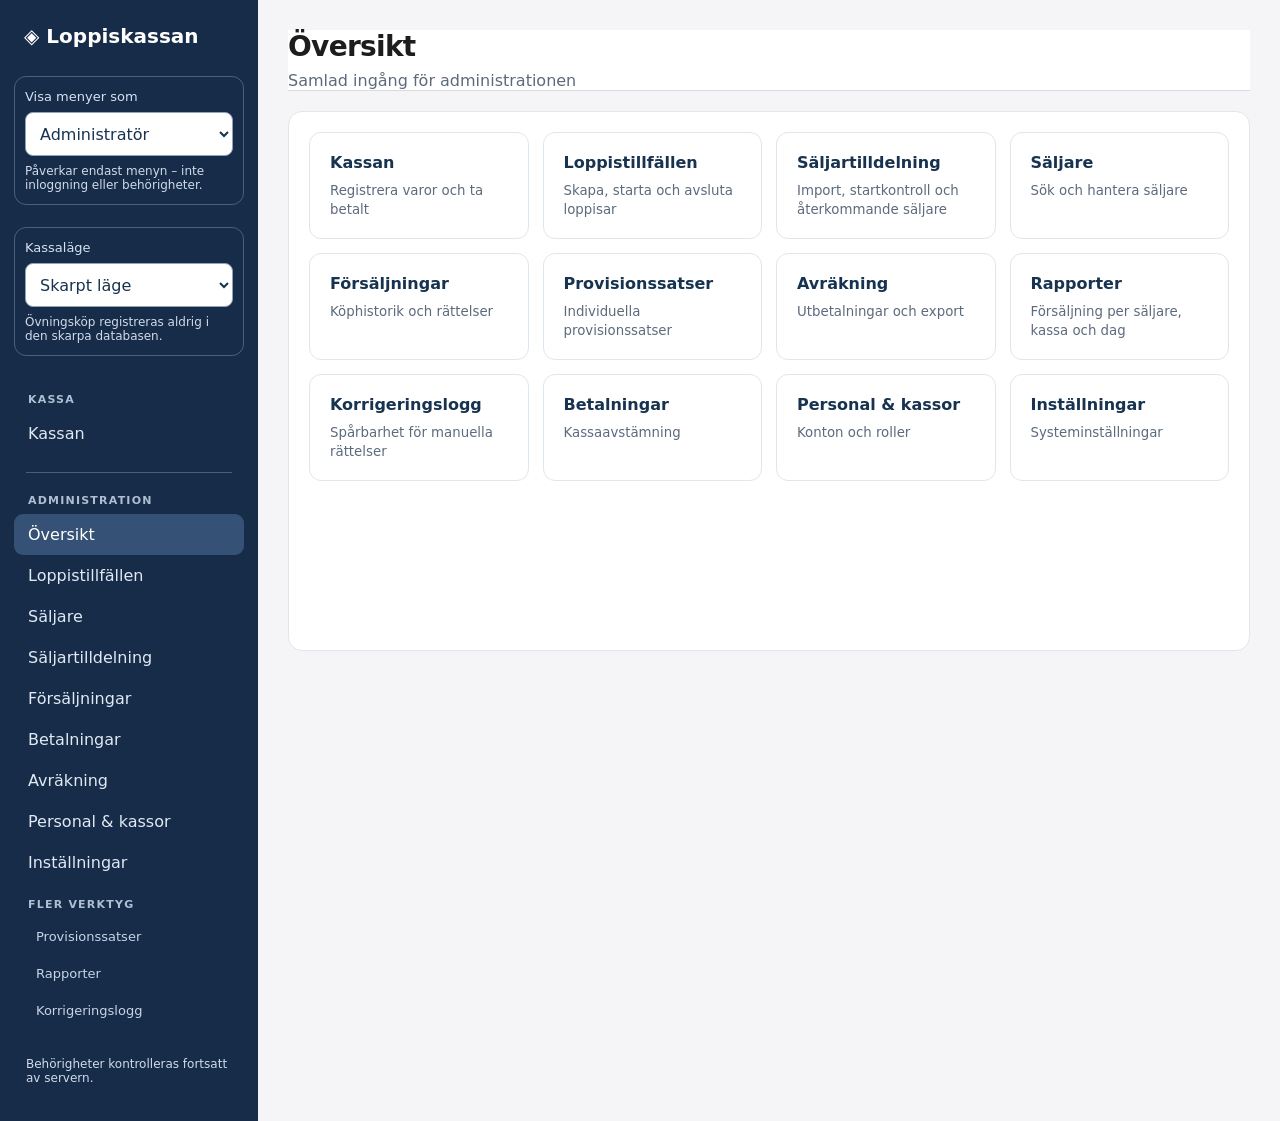
<file: static/admin-shell.html>
<!doctype html><html lang="sv"><head><meta charset="utf-8"><meta name="viewport" content="width=device-width,initial-scale=1"><title>Loppiskassan · Administration</title><link rel="stylesheet" href="/static/design-system.css"><style>
:root{color-scheme:light}*{box-sizing:border-box}body{margin:0;background:#f4f6fa;color:#1c2b3f;font:16px system-ui,-apple-system,sans-serif}.layout{display:grid;grid-template-columns:258px minmax(0,1fr);min-height:100vh}.sidebar{background:#172c49;color:white;padding:24px 14px;display:flex;flex-direction:column;gap:4px}.brand{font-weight:750;font-size:20px;margin:0 10px 24px}.nav{display:block;color:#e1e9f4;text-decoration:none;border-radius:9px;padding:11px 14px}.nav:hover,.nav[aria-current=page]{background:#355276;color:white}.spacer{flex:1}.main{min-width:0;padding:30px;max-width:1500px;width:100%;margin:0 auto}.top{display:flex;align-items:center;justify-content:space-between;gap:12px;margin-bottom:20px}.top h1{font-size:28px;margin:0}.desc{color:#5d6a7a;margin:7px 0 0}.content{background:white;border-radius:14px;padding:20px;min-height:60vh;border:1px solid #e1e6ed}.frame{width:100%;border:0;min-height:850px;display:block}.tile{padding:20px;border:1px solid #e0e6ee;border-radius:12px;background:#fff;text-decoration:none;color:#17334f}.tile:hover{background:#f3f7fc}.tiles{display:grid;grid-template-columns:repeat(auto-fit,minmax(210px,1fr));gap:14px}.tile strong{display:block;margin-bottom:8px}.tile small{color:#5c6b7d}.rolebox{padding:12px 10px;margin:0 0 18px;border:1px solid #49617f;border-radius:12px}.rolebox label{display:block;color:#d5e2f2;font-size:13px;margin-bottom:8px}.rolebox select{width:100%;padding:10px;border:1px solid #8fa3bc;border-radius:8px;background:#fff;color:#17334f}.rolehint{font-size:12px;color:#d0dbea;margin:8px 0 0}.nav-section-title{font-size:11px;font-weight:800;letter-spacing:.11em;color:#aebfd4;padding:15px 14px 7px}.nav-divider{height:1px;background:#58708c;margin:18px 12px 6px;opacity:.75}.nav-secondary{font-size:13px;color:#c6d5e8;padding-left:22px}.mobile-menu{display:none}@media(max-width:760px){.layout{display:block}.sidebar{padding:12px;display:block}.brand{margin:0 0 10px}.sidebar nav{display:flex;overflow-x:auto;gap:5px}.nav{white-space:nowrap}.spacer{display:none}.main{padding:14px}.top h1{font-size:23px}.content{padding:10px}.frame{min-height:1000px}}
</style></head><body><div class="layout"><aside class="sidebar"><div class="brand">◈ Loppiskassan</div><div class="rolebox"><label for="roleSelector">Visa menyer som</label><select id="roleSelector"><option value="admin">Administratör</option><option value="cashier">Kassapersonal</option></select><p class="rolehint">Påverkar endast menyn – inte inloggning eller behörigheter.</p></div><div class="rolebox"><label for="modeSelector">Kassaläge</label><select id="modeSelector"><option value="live">Skarpt läge</option><option value="demo">Demoläge – utbildning</option></select><p class="rolehint" id="modeHint">Övningsköp registreras aldrig i den skarpa databasen.</p></div><nav id="nav" aria-label="Huvudmeny"></nav><div class="spacer"></div><span class="rolehint" style="padding:12px">Behörigheter kontrolleras fortsatt av servern.</span></aside><main class="main"><header class="top"><div><h1 id="title">Administration</h1><p class="desc" id="description">Hantera loppisens alla funktioner</p></div></header><div class="content" id="content" aria-live="polite"></div></main></div><script>
const views=[["cashier", "Kassan", "Registrera varor och ta betalt", "/"], ["overview", "Översikt", "Samlad ingång för administrationen", ""], ["events", "Loppistillfällen", "Skapa, starta och avsluta loppisar", "/events/module?view=events"], ["assignments", "Säljartilldelning", "Import, startkontroll och återkommande säljare", "/events/module?view=assignments"], ["sellers", "Säljare", "Sök och hantera säljare", "/admin/module?view=sellers"], ["sales", "Försäljningar", "Köphistorik och rättelser", "/admin/module?view=sales"], ["rates", "Provisionssatser", "Individuella provisionssatser", "/events/module?view=rates"], ["settlement", "Avräkning", "Utbetalningar och export", "/events/module?view=settlement"], ["reports", "Rapporter", "Försäljning per säljare, kassa och dag", "/admin/module?view=reports"], ["audit", "Korrigeringslogg", "Spårbarhet för manuella rättelser", "/admin/module?view=audit"], ["payments", "Betalningar", "Kassaavstämning", "/register-reconciliation.html"], ["staff", "Personal & kassor", "Konton och roller", "/staff-management.html"], ["settings", "Inställningar", "Systeminställningar", ""]];const adminMenu=["overview","events","sellers","assignments","sales","payments","settlement","staff","settings"];const extraViews=["rates","reports","audit"];const nav=document.getElementById('nav'),content=document.getElementById('content');
const roleSelector=document.getElementById('roleSelector');
const modeSelector=document.getElementById('modeSelector');
let cashierMode=localStorage.getItem('loppiskassan_cashier_mode')==='demo'?'demo':'live';
modeSelector.value=cashierMode;
modeSelector.addEventListener('change',()=>{cashierMode=modeSelector.value;localStorage.setItem('loppiskassan_cashier_mode',cashierMode);location.hash='cashier';render();});
let role=localStorage.getItem('loppiskassan_demo_role')==='cashier'?'cashier':'admin';
roleSelector.value=role;
function allowedViews(){return role==='cashier'?views.filter(v=>v[0]==='cashier'):views;}
roleSelector.addEventListener('change',()=>{role=roleSelector.value;localStorage.setItem('loppiskassan_demo_role',role);location.hash=role==='cashier'?'cashier':'overview';render();});
function render(){let available=allowedViews();let key=decodeURIComponent(location.hash.slice(1))||(role==='cashier'?'cashier':'overview');let entry=available.find(x=>x[0]===key)||available[0];nav.replaceChildren();function label(text){const e=document.createElement('div');e.className='nav-section-title';e.textContent=text;nav.append(e)}function addLink(item,secondary=false){const a=document.createElement('a');a.href='#'+item[0];a.className='nav'+(secondary?' nav-secondary':'');a.textContent=item[1];if(item[0]===entry[0])a.setAttribute('aria-current','page');nav.append(a)}label('KASSA');addLink(views[0]);if(role==='admin'){const line=document.createElement('div');line.className='nav-divider';line.setAttribute('aria-hidden','true');nav.append(line);label('ADMINISTRATION');for(const key of adminMenu){const item=available.find(v=>v[0]===key);if(item)addLink(item)}label('FLER VERKTYG');for(const key of extraViews){const item=available.find(v=>v[0]===key);if(item)addLink(item,true)}}document.getElementById('title').textContent=entry[1];document.getElementById('description').textContent=entry[0]==='cashier'?(cashierMode==='demo'?'Utbildning · inga riktiga köp':'Skarpt läge · riktiga köp'):entry[2];content.replaceChildren();if(!entry[3]){if(entry[0]!=='overview'){const notice=document.createElement('p');notice.textContent='Den här vyn är reserverad för en kommande funktion. Ingen funktionalitet har flyttats hit ännu.';content.append(notice);return}let tiles=document.createElement('div');tiles.className='tiles';for(const item of available.filter(x=>x[0]!=='overview')){let a=document.createElement('a');a.className='tile';a.href='#'+item[0];let strong=document.createElement('strong'),small=document.createElement('small');strong.textContent=item[1];small.textContent=item[2];a.append(strong,small);tiles.append(a)}content.append(tiles)}else{let iframe=document.createElement('iframe');iframe.className='frame';iframe.title=entry[1];iframe.src=entry[0]==='cashier'&&cashierMode==='demo'?'/demo':entry[3];if(entry[0]==='cashier'){iframe.style.minHeight='1100px';}iframe.addEventListener('load',()=>{try{const h=iframe.contentDocument.documentElement.scrollHeight;iframe.style.height=Math.max(650,h+35)+'px'}catch(e){}});content.append(iframe)}}window.addEventListener('hashchange',render);render();
</script></body></html>
</file>
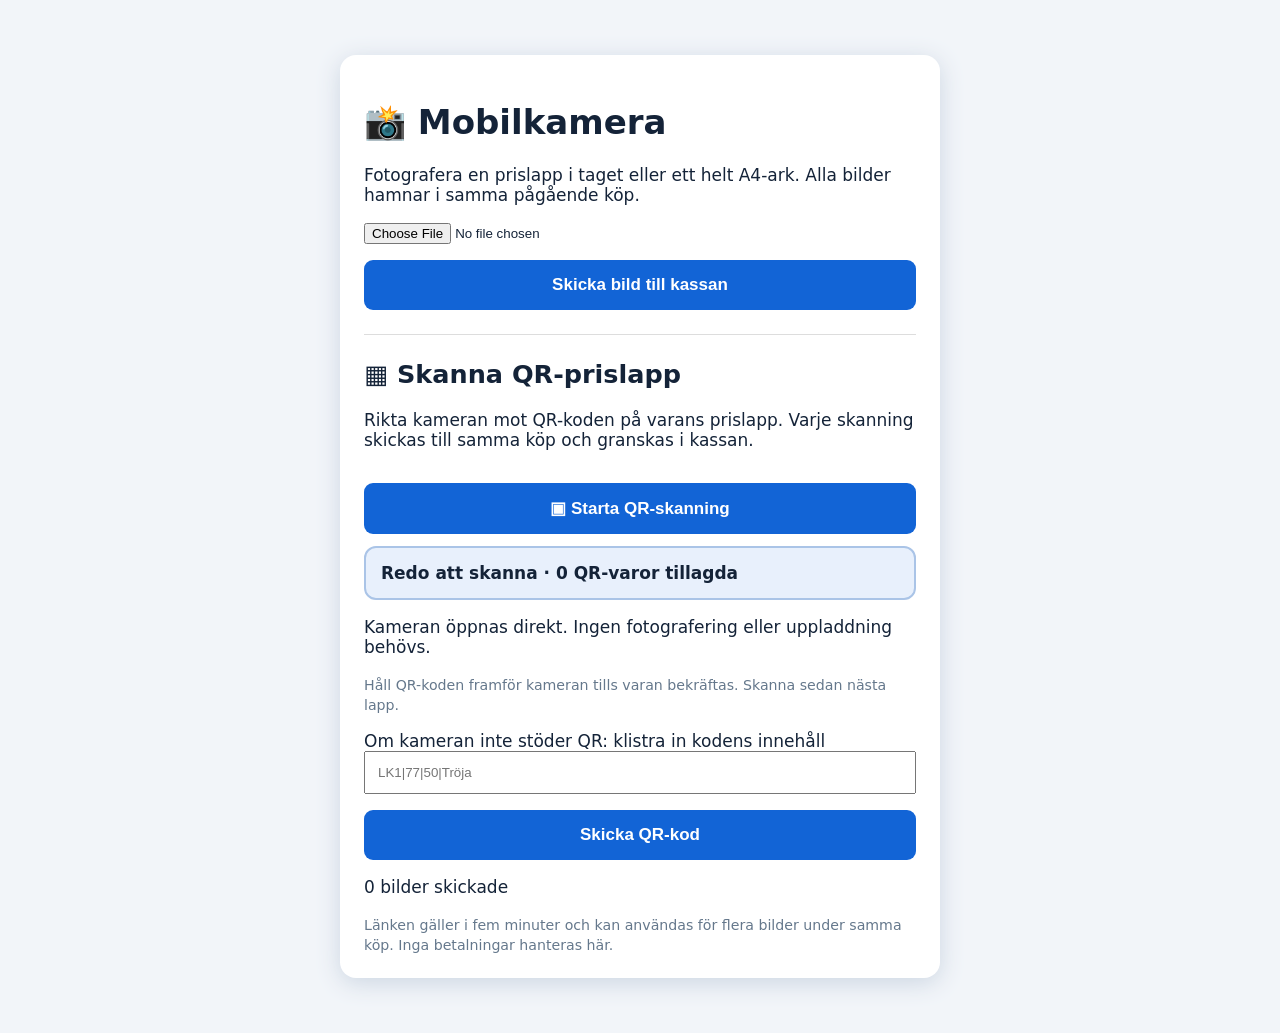
<file: static/mobile.html>
<!doctype html><html lang="sv"><meta charset="utf-8"><meta name="viewport" content="width=device-width,initial-scale=1"><title>Loppiskassan · mobilkamera</title><style>body{font:17px system-ui;background:#f2f5f9;color:#142338;max-width:600px;margin:35px auto;padding:20px}.card{background:white;padding:24px;border-radius:16px;box-shadow:0 5px 25px #ccd6e2}button{background:#1264d6;color:white;border:0;padding:15px;border-radius:9px;font-size:17px;font-weight:700;width:100%;margin-top:16px}input{max-width:100%}small{color:#65788c}</style><div class="card"><h1>📸 Mobilkamera</h1><p>Fotografera en prislapp i taget eller ett helt A4-ark. Alla bilder hamnar i samma pågående köp.</p><input id="file" type="file" accept="image/*" capture="environment"><button id="send">Skicka bild till kassan</button><hr style="margin:24px 0;border:0;border-top:1px solid #ddd"><h2>▦ Skanna QR-prislapp</h2><p>Rikta kameran mot QR-koden på varans prislapp. Varje skanning skickas till samma köp och granskas i kassan.</p><button type="button" id="startQR">▣ Starta QR-skanning</button><video id="qrVideo" playsinline autoplay muted style="display:none;width:100%;border-radius:12px;margin-top:12px;background:#111"></video><button type="button" id="stopQR" style="display:none;background:#555">Stoppa skanning</button><div id="qrFeedback" role="status" aria-live="polite" style="padding:15px;border-radius:12px;background:#e8f0fc;border:2px solid #aac4e7;margin-top:12px;font-weight:750">Redo att skanna · <span id="qrAddedCount">0</span> QR-varor tillagda</div><p id="qrStatus" role="status" aria-live="polite">Kameran öppnas direkt. Ingen fotografering eller uppladdning behövs.</p><canvas id="qrCanvas" hidden></canvas><p><small>Håll QR-koden framför kameran tills varan bekräftas. Skanna sedan nästa lapp.</small></p><label for="qrManual">Om kameran inte stöder QR: klistra in kodens innehåll</label><input id="qrManual" placeholder="LK1|77|50|Tröja" style="width:100%;padding:12px;box-sizing:border-box"><button type="button" id="sendQR">Skicka QR-kod</button><button id="next" type="button" style="display:none;background:#19734e">📸 Skanna nästa lapp</button><p id="counter" aria-live="polite">0 bilder skickade</p><p id="status" role="status"></p><small>Länken gäller i fem minuter och kan användas för flera bilder under samma köp. Inga betalningar hanteras här.</small></div><script>const token=new URLSearchParams(location.search).get('token');let sent=0;document.getElementById('next').onclick=()=>document.getElementById('file').click();document.getElementById('send').onclick=async()=>{let f=document.getElementById('file').files[0];if(!token||!f)return alert('Välj en bild och öppna en giltig kassalänk.');let form=new FormData();form.append('photo',f);let status=document.getElementById('status');status.textContent='Skickar…';try{let r=await fetch('/api/mobile/'+encodeURIComponent(token)+'/photo',{method:'POST',body:form});let data=await r.json();if(!r.ok)throw Error(data.detail||'Misslyckades');status.textContent='✓ Bilden är skickad!';sent++;document.getElementById('counter').textContent=sent+' bilder skickade';document.getElementById('next').style.display='block';document.getElementById('file').value=''}catch(e){status.textContent='Fel: '+e.message}}
let qrStream=null,qrTimer=null,qrBusy=false,lastQR='',lastQRTime=0;
const qrStatus=document.getElementById('qrStatus');
let qrAdded=0, qrFeedbackKey='', qrFeedbackAt=0, lastSuccessfulPayload='', lastSuccessAt=0;
function qrFeedback(kind,message){
 const el=document.getElementById('qrFeedback');
 el.innerHTML='';const label=document.createElement('strong');label.textContent=message;el.appendChild(label);
 el.style.background=kind==='success'?'#ddf6e6':kind==='duplicate'?'#fff0ca':'#ffe5e5';
 el.style.borderColor=kind==='success'?'#229653':kind==='duplicate'?'#d19a25':'#ca3d3d';
 if(kind==='success'){qrAdded++;document.getElementById('qrAddedCount').textContent=qrAdded;}
}

async function submitQR(value){
 if(!token)throw Error('Mobilkopplingen saknas. Öppna QR-länken från kassan.');
 if(!value.startsWith('LK1|'))throw Error('Detta är inte en Loppiskassan-varukod.');
 const scanId=crypto.randomUUID();
 const r=await fetch('/api/mobile/'+encodeURIComponent(token)+'/qr',{method:'POST',headers:{'Content-Type':'application/json'},body:JSON.stringify({scan_id:scanId,payload:value})});
 const data=await r.json();if(!r.ok)throw Error(typeof data.detail==='string'?data.detail:'QR-koden kunde inte skickas');
 qrFeedback(data.status==='already_received'?'duplicate':'success',data.status==='already_received'?'⚠ Redan skannad – ingen extra vara skapades.':'✓ QR-kod registrerad! Vara '+(qrAdded+1)+' tillagd.');
}
function stopQR(){if(qrTimer)clearInterval(qrTimer);qrTimer=null;if(qrStream)qrStream.getTracks().forEach(t=>t.stop());qrStream=null;document.getElementById('qrVideo').srcObject=null;document.getElementById('qrVideo').style.display='none';document.getElementById('stopQR').style.display='none';document.getElementById('startQR').style.display='block'}
document.getElementById('stopQR').onclick=stopQR;
async function scanFrame(){
 if(qrBusy||!qrStream)return;
 const video=document.getElementById('qrVideo');if(video.readyState<2||!video.videoWidth)return;
 qrBusy=true;
 try{
  const canvas=document.getElementById('qrCanvas'),ctx=canvas.getContext('2d');
  const scale=Math.min(1,800/video.videoWidth);canvas.width=Math.round(video.videoWidth*scale);canvas.height=Math.round(video.videoHeight*scale);
  ctx.drawImage(video,0,0,canvas.width,canvas.height);
  const blob=await new Promise(resolve=>canvas.toBlob(resolve,'image/jpeg',0.76));if(!blob)return;
  const form=new FormData();form.append('photo',blob,'qr.jpg');
  const response=await fetch('/api/mobile/'+encodeURIComponent(token)+'/qr-photo',{method:'POST',body:form});
  const data=await response.json();
  if(response.ok){
   if(data.status==='already_received'){const now=Date.now();if(data.payload===lastSuccessfulPayload && now-lastSuccessAt<8000)return;if(qrFeedbackKey!=='duplicate'||now-qrFeedbackAt>3500){qrFeedback('duplicate','⚠ QR-koden är redan skannad i detta köp. Ingen extra vara skapades.');qrFeedbackKey='duplicate';qrFeedbackAt=now;}return;}
   // Prevent duplicate detections while the same label remains in view.
   const key=data.payload||data.scan_id||'';
   if(key===lastQR&&Date.now()-lastQRTime<4500)return;
   lastQR=key;lastQRTime=Date.now();lastSuccessfulPayload=key;lastSuccessAt=Date.now();
   qrFeedback('success','✓ QR-kod registrerad! '+(qrAdded+1)+' varor tillagda från mobilen. Skanna nästa.');qrFeedbackKey='success';qrFeedbackAt=Date.now();qrStatus.textContent='Kameran är igång – redo för nästa QR-kod.';
   if(navigator.vibrate)navigator.vibrate(100);
  }else if(response.status===422 && typeof data.detail==='string' && data.detail.startsWith('Ingen QR-kod')){
   // No QR in this frame is normal; keep scanning silently.
  }else{
   qrFeedback('error','✕ QR-koden kunde inte registreras.');qrStatus.textContent='Fel: '+(typeof data.detail==='string'?data.detail:'Kunde inte läsa QR-koden');
   if([403,409].includes(response.status))stopQR();
  }
 }catch(e){qrStatus.textContent='Anslutningsfel: '+e.message+' – försöker igen.'}finally{qrBusy=false}
}
document.getElementById('startQR').onclick=async()=>{
 if(!token){qrStatus.textContent='Öppna mobilens kopplingslänk från ett pågående köp i kassan.';return}
 if(!navigator.mediaDevices?.getUserMedia){qrStatus.textContent='Safari kan inte öppna kameran här. Kontrollera HTTPS och kamerabehörighet.';return}
 qrStatus.textContent='Öppnar kameran…';
 try{
  qrStream=await navigator.mediaDevices.getUserMedia({video:{facingMode:{ideal:'environment'}},audio:false});
  const video=document.getElementById('qrVideo');video.srcObject=qrStream;video.style.display='block';await video.play();
  document.getElementById('stopQR').style.display='block';document.getElementById('startQR').style.display='none';
  qrStatus.textContent='Kameran är igång. Rikta den mot en QR-prislapp.';
  qrTimer=setInterval(scanFrame,900);
 }catch(e){stopQR();qrStatus.textContent='Kameran kunde inte öppnas ('+e.name+'). Tillåt kameraåtkomst för Safari och försök igen.'}
};
window.addEventListener('pagehide',stopQR);
document.getElementById('sendQR').onclick=async()=>{try{await submitQR(document.getElementById('qrManual').value.trim());document.getElementById('qrManual').value=''}catch(e){qrStatus.textContent='Fel: '+e.message}};
</script></html>
</file>
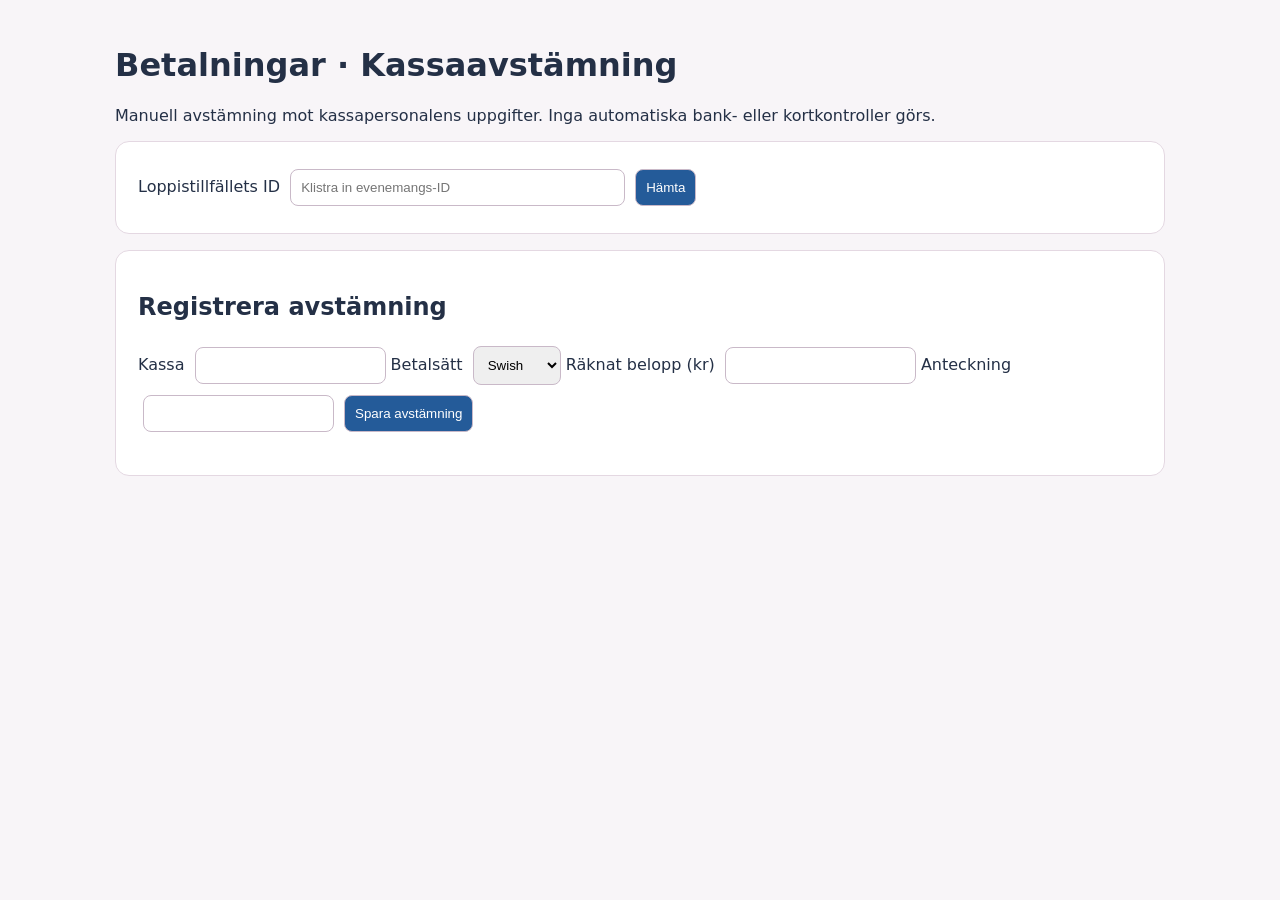
<file: static/register-reconciliation.html>
<!doctype html><html lang="sv"><meta charset="utf-8"><meta name="viewport" content="width=device-width,initial-scale=1"><title>Kassaavstämning</title><style>body{font:16px system-ui;background:#f8f5f8;color:#243046;margin:0;padding:25px}main{max-width:1050px;margin:auto}section{background:white;border:1px solid #e4d8e2;border-radius:14px;padding:22px;margin:16px 0}input,select,button{padding:10px;margin:5px;border-radius:8px;border:1px solid #c9b9c8}button{background:#245b99;color:white;cursor:pointer}table{width:100%;border-collapse:collapse}th,td{text-align:left;border-bottom:1px solid #eee;padding:10px}.error{color:#a11935}small{color:#666}</style><main><h1>Betalningar · Kassaavstämning</h1><p>Manuell avstämning mot kassapersonalens uppgifter. Inga automatiska bank- eller kortkontroller görs.</p><section><label>Loppistillfällets ID <input id="event" size="38" placeholder="Klistra in evenemangs-ID"></label><button id="load">Hämta</button><div id="result" aria-live="polite"></div></section><section><h2>Registrera avstämning</h2><form id="form"><label>Kassa <input id="register" required maxlength="16"></label><label>Betalsätt <select id="method"><option>Swish</option><option>Kort</option><option>Kontant</option></select></label><label>Räknat belopp (kr) <input id="counted" type="number" min="0" step="1" required></label><label>Anteckning <input id="note" maxlength="500"></label><button>Spara avstämning</button></form><p id="message" role="status"></p></section></main><script>
const $=id=>document.getElementById(id);async function request(path,options){const r=await fetch(path,options);if(!r.ok)throw Error('Servern svarade '+r.status);return r.json()}
$('load').onclick=async()=>{const target=$('result');target.textContent='Laddar…';try{const d=await request('/api/admin/register-reconciliation?event_id='+encodeURIComponent($('event').value));target.replaceChildren();const h=document.createElement('h3');h.textContent='Registrerad försäljning per kassa och betalsätt';target.append(h);const table=document.createElement('table');table.innerHTML='<thead><tr><th>Kassa</th><th>Metod</th><th>Köp</th><th>Förväntat</th></tr></thead>';const body=document.createElement('tbody');for(const row of d.expected){const tr=document.createElement('tr');for(const val of [row.register_no,row.method,row.sales_count,row.expected_amount+' kr']){const td=document.createElement('td');td.textContent=val;tr.append(td)}body.append(tr)}table.append(body);target.append(table);const hist=document.createElement('p');hist.textContent=d.reconciliations.length+' tidigare avstämningar. Senaste differens: '+(d.reconciliations[0]?.difference??'–')+' kr.';target.append(hist)}catch(e){target.textContent=e.message;target.className='error'}};
$('form').onsubmit=async e=>{e.preventDefault();$('message').textContent='Sparar…';try{const d=await request('/api/admin/register-reconciliation',{method:'POST',headers:{'Content-Type':'application/json'},body:JSON.stringify({event_id:$('event').value,register_no:$('register').value,method:$('method').value,counted_amount:Number($('counted').value),note:$('note').value})});$('message').textContent='Sparat. Differens: '+d.difference+' kr.';$('load').click()}catch(e){$('message').textContent='Kunde inte spara: '+e.message}};
</script></html>
</file>
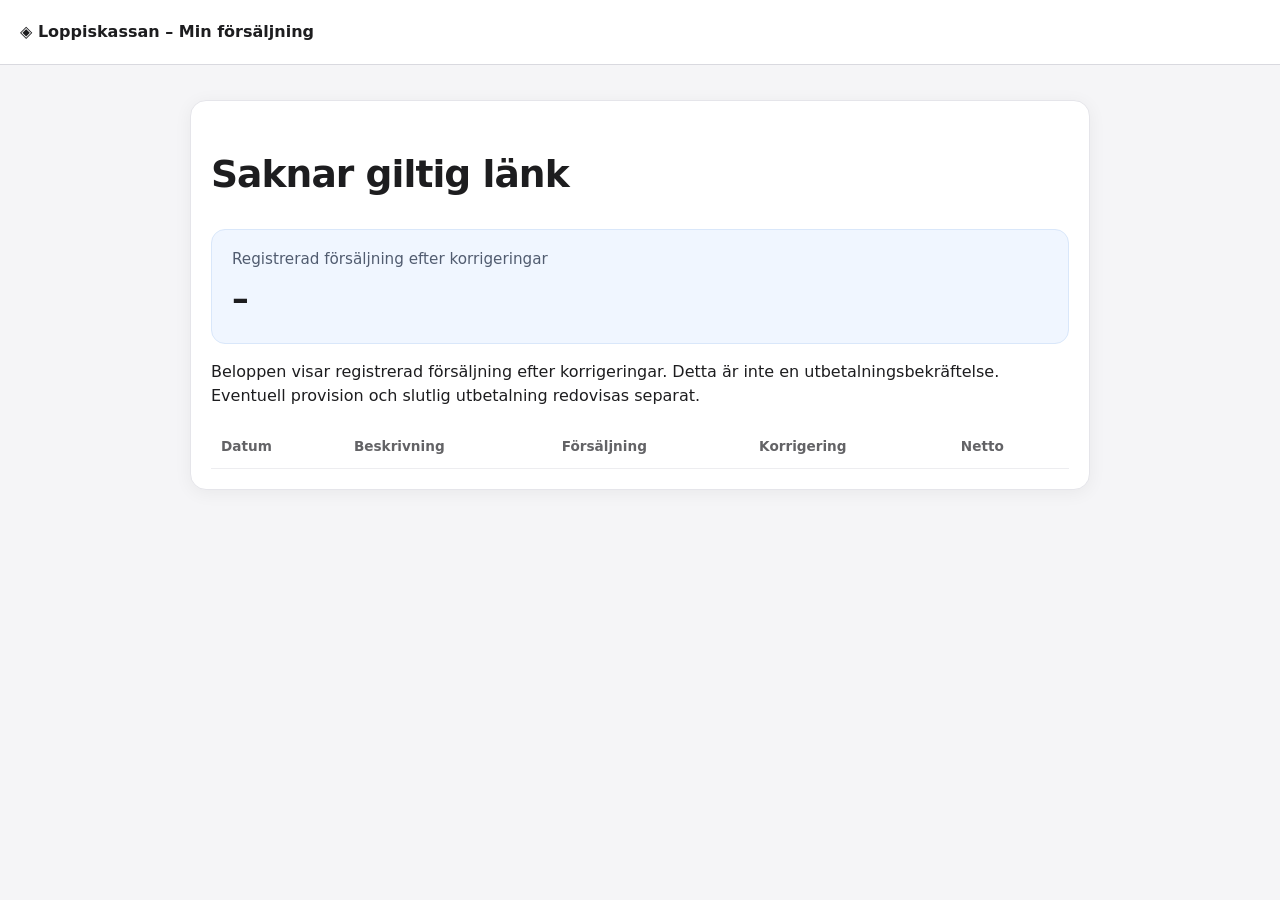
<file: static/seller.html>
<!doctype html><html lang="sv"><meta charset="utf-8"><meta name="viewport" content="width=device-width,initial-scale=1"><title>Min försäljning – Loppiskassan</title><style>body{font:16px system-ui;background:#f5f6fa;color:#172339;margin:0}header{background:#162c49;color:white;padding:20px}main{max-width:900px;margin:auto;padding:20px}.card{background:white;border-radius:12px;padding:20px;margin:15px 0}table{border-collapse:collapse;width:100%}td,th{border-bottom:1px solid #ddd;padding:10px;text-align:left}.scroll{overflow:auto}</style><link rel="stylesheet" href="/static/design-system.css"><header><b>◈ Loppiskassan – Min försäljning</b></header><main><section class="card"><h1 id="name">Laddar…</h1><div class="seller-summary"><span>Registrerad försäljning efter korrigeringar</span><strong id="total" aria-live="polite">–</strong></div><p>Beloppen visar registrerad försäljning efter korrigeringar. Detta är inte en utbetalningsbekräftelse. Eventuell provision och slutlig utbetalning redovisas separat.</p><div class="scroll"><table><thead><tr><th>Datum</th><th>Beskrivning</th><th>Försäljning</th><th>Korrigering</th><th>Netto</th></tr></thead><tbody id="rows"></tbody></table></div></section></main><script>
const esc=x=>String(x??'').replace(/[&<>"']/g,c=>({'&':'&amp;','<':'&lt;','>':'&gt;','"':'&quot;',"'":'&#39;'}[c]));
(async()=>{try{let token=new URLSearchParams(location.search).get('token');if(!token)throw Error('Saknar giltig länk');let r=await fetch('/api/portal/'+encodeURIComponent(token),{cache:'no-store'});if(!r.ok)throw Error('Länken är ogiltig eller har återkallats');let d=await r.json();document.getElementById('name').textContent='Säljare '+d.seller.number+' – '+d.seller.name;document.getElementById('total').textContent=new Intl.NumberFormat('sv-SE').format(d.total)+' kr';document.getElementById('rows').innerHTML=d.items.map(i=>`<tr><td>${esc(i.created_at.slice(0,16))}</td><td>${esc(i.description)}</td><td>${i.price} kr</td><td>${i.correction} kr</td><td>${i.price+i.correction} kr</td></tr>`).join('')||'<tr><td colspan="5">Inga sålda varor ännu</td></tr>'}catch(e){document.getElementById('name').textContent=e.message;document.getElementById('total').textContent='–'}})();
</script></html>
</file>
<file: static/design-system.css>
/* Shared Loppiskassan UI tokens */
:root{color-scheme:light;--surface:#fff;--background:#f5f5f7;--text:#1d1d1f;--muted:#636366;--accent:#0066cc;font-family:-apple-system,BlinkMacSystemFont,"SF Pro Text",Inter,system-ui,sans-serif}
body{background:var(--background)!important;color:var(--text)!important;line-height:1.5}
h1,h2,h3{letter-spacing:-.025em;line-height:1.2;color:var(--text)}
h1{font-size:clamp(1.65rem,3vw,2.35rem)}h2{font-size:clamp(1.12rem,2vw,1.4rem)}
.card,.panel{background:var(--surface)!important;border:1px solid #e5e5ea!important;border-radius:16px!important;box-shadow:0 3px 18px #0000000e!important}
button,input,select,textarea{font:inherit}button{min-height:44px;border-radius:11px!important;cursor:pointer}button:disabled{opacity:.5;cursor:not-allowed}
input,select,textarea{min-height:44px;border:1px solid #b8b8c0;border-radius:10px;padding:10px 12px;background:#fff;color:var(--text);max-width:100%}
input[type=checkbox],input[type=radio]{min-height:auto;accent-color:var(--accent)}
:where(a,button,input,select,textarea,[tabindex]):focus-visible{outline:3px solid #ff9f0a!important;outline-offset:3px!important}
a{color:var(--accent)}table{border-collapse:collapse;width:100%}th{text-align:left;color:var(--muted);font-size:.85rem}th,td{border-bottom:1px solid #ededf0;padding:12px 10px}
header{background:#fff!important;color:var(--text)!important;border-bottom:1px solid #d9d9df}header a{color:var(--accent)!important}
@media(max-width:760px){main{padding:14px!important}.card{padding:16px!important}table{display:block;overflow-x:auto;-webkit-overflow-scrolling:touch}th,td{white-space:nowrap}header{padding:14px!important}}
@media(prefers-reduced-motion:reduce){*,*::before,*::after{animation-duration:.01ms!important;transition-duration:.01ms!important}}

/* Kassans stegvisa arbetsflöde */
.checkout-steps{display:grid;grid-template-columns:repeat(4,minmax(0,1fr));gap:8px;margin:18px 0 10px}
.step{display:flex;gap:9px;align-items:center;padding:12px;background:#fff;border:1px solid #dddde3;border-radius:12px;font-weight:650;color:#686870}
.step b{display:inline-grid;place-items:center;min-width:28px;height:28px;border-radius:50%;background:#e8e8ed;color:#404045}
.step.active{border-color:#0071e3;background:#eef6ff;color:#004f9e}
.step.active b{background:#0071e3;color:white}
.step.complete{border-color:#aed9bf;color:#176c43;background:#f1faf4}
.step.complete b{background:#176c43;color:white}
.checkout-feedback{background:#fff;border:1px solid #d9d9df;border-left:4px solid #0071e3;border-radius:10px;padding:12px 15px;margin:10px 0 16px;min-height:48px}
.checkout-feedback.warning{border-left-color:#b45f06;background:#fff9ec}
.checkout-feedback.success{border-left-color:#176c43;background:#effaf3}
#paymentSection{scroll-margin-top:18px}
#paymentSection .footer-actions{display:flex}
#finish{width:100%;font-size:1.1rem;padding:15px 20px}
#total{font-variant-numeric:tabular-nums;font-size:clamp(1.6rem,3vw,2.1rem)}
#rows tr.flag{box-shadow:inset 4px 0 #b45f06}
#rows input{min-width:68px}
.checkout-dialog{width:min(95vw,480px);max-height:90vh;overflow:auto}
.checkout-dialog .review-total{font-size:2rem;font-weight:800;font-variant-numeric:tabular-nums;margin:8px 0 14px}
.checkout-dialog .modal-actions{display:flex;gap:10px;flex-wrap:wrap;margin-top:20px}
.checkout-dialog .modal-actions button{flex:1;min-width:145px}
@media(max-width:600px){.checkout-steps{grid-template-columns:repeat(2,minmax(0,1fr))}.step{font-size:.9rem;padding:9px}.checkout-dialog{padding:18px}}

/* Checkout and seller/admin usability refinements */
.seller-summary{display:flex;flex-direction:column;gap:4px;padding:18px 20px;margin:16px 0;background:#f0f6ff;border:1px solid #d9e7fa;border-radius:14px}
.seller-summary span{color:#515c70;font-size:.95rem}
.seller-summary strong{font-size:clamp(1.65rem,4vw,2.25rem);font-variant-numeric:tabular-nums}
#sellerSearch{min-width:min(320px,100%)}
#sellerCount{align-self:center}
tr[hidden]{display:none!important}
#sellerStatus:not(:empty){padding:10px 12px;background:#f0f6ff;border-radius:10px}
@media(max-width:760px){.seller-summary{padding:16px}#sellerSearch{width:100%}}

/* Immediate price validation in checkout */
#rows input.invalid-price,#rows input[aria-invalid="true"]{border:2px solid #b42318!important;background:#fff3f2!important;box-shadow:0 0 0 2px #ffe1df}
.price-error{padding:12px 14px;margin:8px 0 12px;background:#fff3f2;color:#8f1d14;border:1px solid #f2b8b3;border-radius:10px;font-weight:650}
.price-error[hidden]{display:none}
</file>
